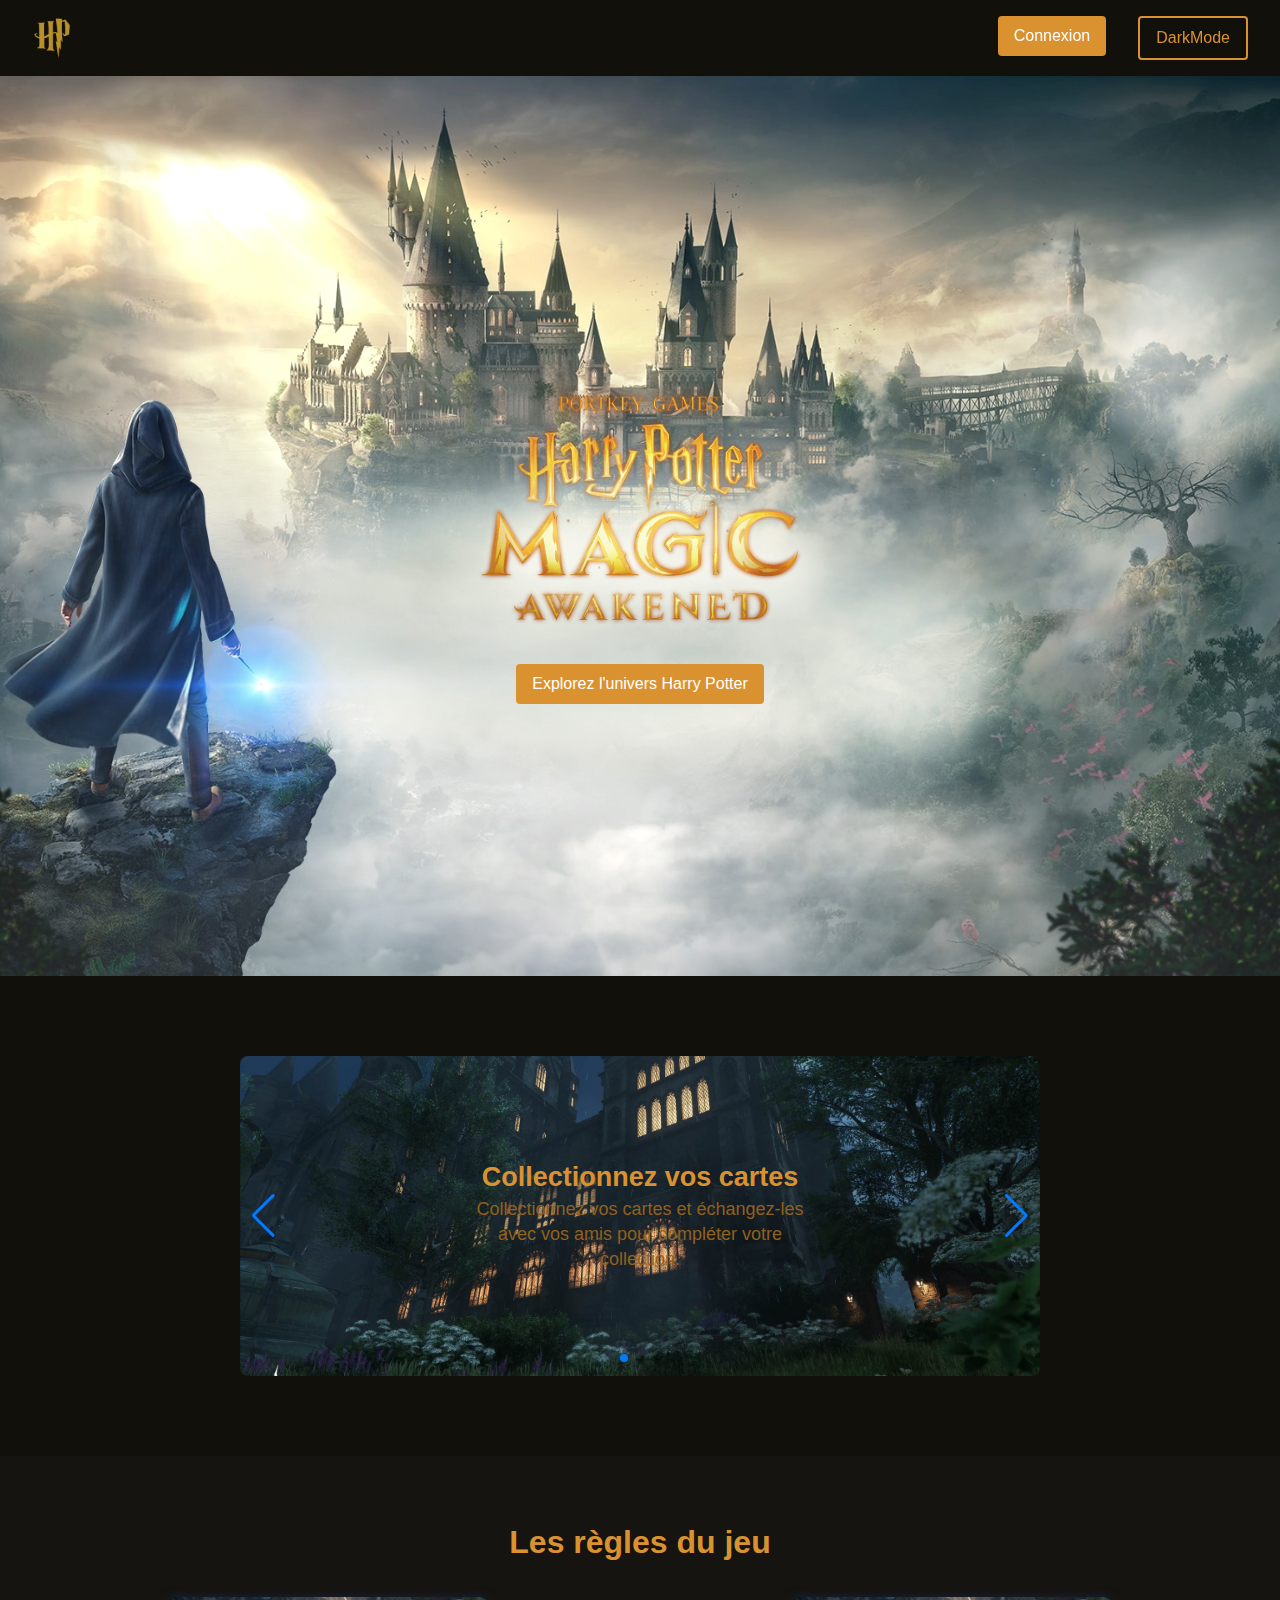
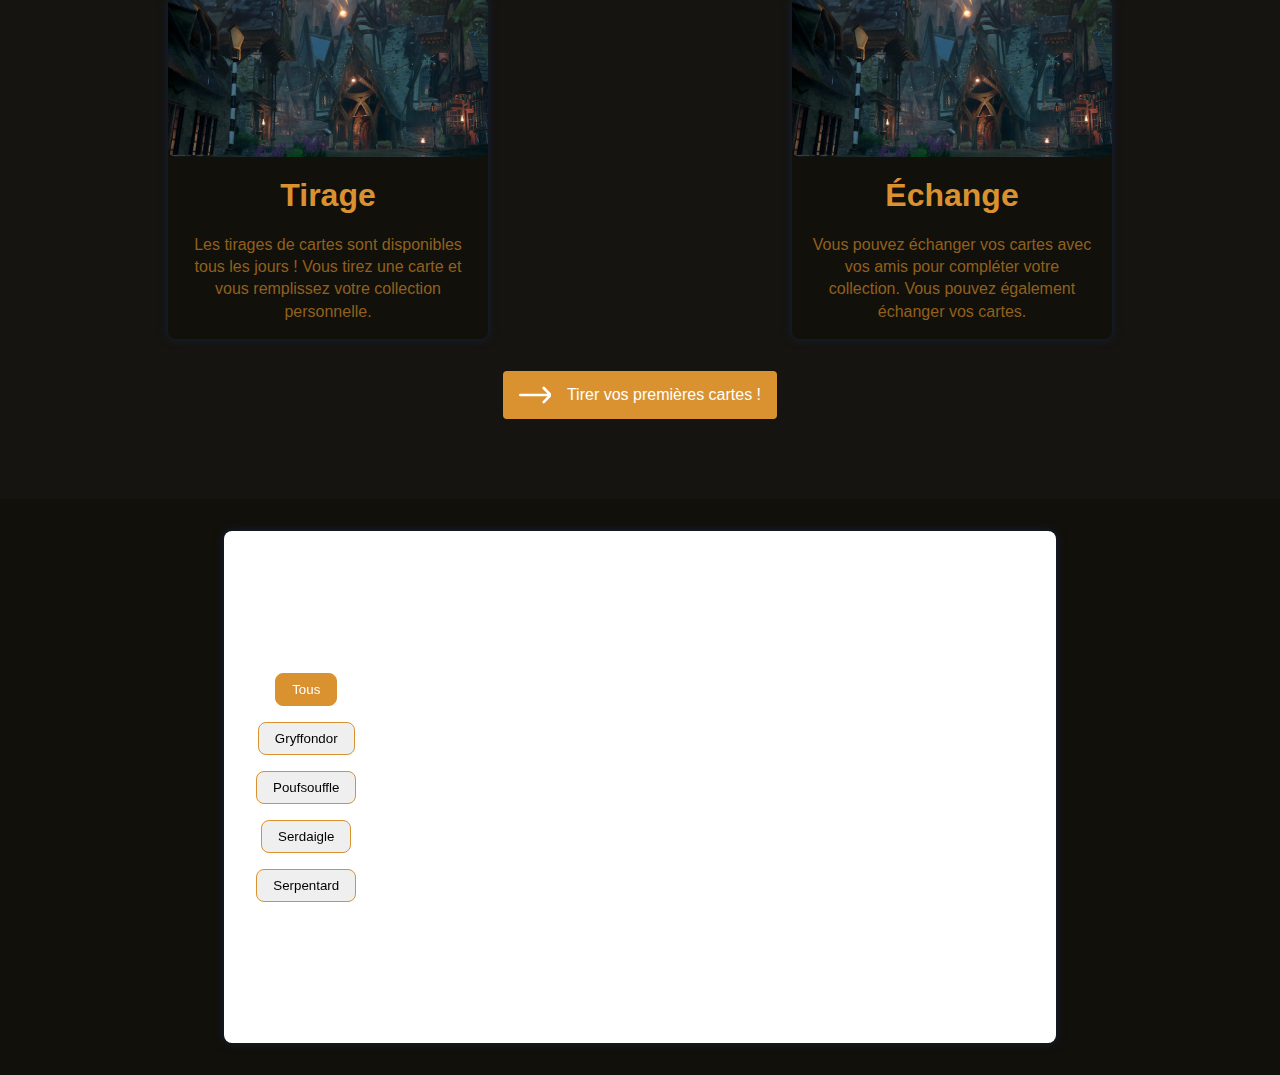
<file: PROJET D'AXE /index.html>
<!DOCTYPE html>
<html lang="fr">
  <head>
    <meta charset="utf-8" />
    <meta name="viewport" content="width=device-width, initial-scale=1" />
    <title>Harry Potter</title>
    <link rel="stylesheet" href="css/style.css" />
    <link rel="stylesheet" href="css/layout.css" />
    <link rel="stylesheet" href="css/hero.css" />
    <link rel="stylesheet" href="css/rules.css" />
    <link rel="stylesheet" href="css/announcement.css" />
    <link
      rel="stylesheet"
      href="css/gallery.css"
      <meta
      name="description"
      content=""
    />

    <link
      rel="stylesheet"
      href="https://cdn.jsdelivr.net/npm/swiper@11/swiper-bundle.min.css"
    />
  </head>

  <body>

    <header>
      <nav>
        <div class="logo_container">
          <img class="logo" src="img/logo.png" alt="logo Harry Potter" />
        </div>
        <ul>
          <li>
            <a href="signin.html">
              <div class="button-primary">Connexion</div>
            </a>
          </li>
          <li><div class="button-secondary dark_mode_button">DarkMode</div></li>
        </ul>
        <div class="menu_icon" id="menuIcon">&#9776;</div>
        <div class="overlay" id="overlay">
          <div class="close_icon" id="closeIcon">&times;</div>
          <ul class="overlay_content">
            <li><a href="index.html">Accueil</a></li>
            <li><a href="signin.html">Connexion</a></li>
            <li>
              <div class="button-secondary dark_mode_button">DarkMode</div>
            </li>
          </ul>
        </div>
      </nav>
    </header>

    <main>
      <section id="hero"> 
        <div class="hero_background">
          <video class="hero_background_content" autoplay muted loop>
            <source src="img/hero.mp4" type="video/mp4" />
          </video>
        </div>

        <div class="hero_title_container">
          <img class="hero_title" src="img/logo2.png" alt="Harry Potter" />
          <a href="#">
            <div class="button-primary">Explorez l'univers Harry Potter</div>
          </a>
        </div>
      </section>
      <section id="announcement">
        <div class="swiper mySwiper">
          <div class="swiper-wrapper">
            <div class="swiper-slide">
              <div class="swiper-slide-content">
                <h2>Collectionnez vos cartes</h2>
                <p>
                  Collectionnez vos cartes et échangez-les avec vos amis pour
                  compléter votre collection.
                </p>
              </div>
              <img src="img/SL_WB_RainyHW_Wallpaper_03-2_AS1.jpg" alt="">
            </div>
            <div class="swiper-slide">
              <div class="swiper-slide-content">
                <h2>Jouez avec vos amis</h2>
                <p>
                  Jouez avec vos amis et gagnez des points pour obtenir des
                  récompenses.
                </p>
              </div>
              <img src="img/SL_WB_RainyHW_Wallpaper_04-2_AS1.jpg" alt="">
            </div>
            <div class="swiper-slide">
              <div class="swiper-slide-content">
                <h2>Obtenez des cartes légendaires</h2>
                <p>
                  Obtenez des cartes légendaires et devenez le meilleur joueur de
                  l'univers Harry Potter.
                </p>
              </div>
              <img src="img/SL_WB_RainyHW_Wallpaper_05-2_AS1.jpg" alt="">
            </div>
          </div>
          <div class="swiper-button-next"></div>
          <div class="swiper-button-prev"></div>
          <div class="swiper-pagination"></div>
        </div>
      </section>
      <section id="rules">
        <div class="rules_container">
          <div class="rules_panel">
            <h2>Les règles du jeu</h2>
            <div class="rules_grid_content">
              <div class="rules_content">
                <div class="rules_content_image_container">
                  <img
                    class="rules_content_image"
                    src="img/SL_WB_RainyHW_Wallpaper_05-2_AS1.png"
                    alt=""
                  />
                </div>
                <div class="rules_content_description">
                  <h2>Tirage</h2>
                  <p>
                    Les tirages de cartes sont disponibles tous les jours ! Vous
                    tirez une carte et vous remplissez votre collection
                    personnelle.
                  </p>
                </div>
              </div>
              <div class="rules_content">
                <div class="rules_content_image_container">
                  <img
                    class="rules_content_image"
                    src="img/SL_WB_RainyHW_Wallpaper_05-2_AS1.png"
                    alt=""
                  />
                </div>
                <div class="rules_content_description">
                  <h2>Échange</h2>
                  <p>
                    Vous pouvez échanger vos cartes avec vos amis pour compléter
                    votre collection. Vous pouvez également échanger vos cartes.
                  </p>
                </div>
              </div>
            </div>
          </div>
          <a href="signin.html">
            <div class="button-primary rules_button">
              <svg
                xmlns="http://www.w3.org/2000/svg"
                id="Outline"
                viewBox="0 0 24 24"
              >
                <path
                  d="M23.12,9.91,19.25,6a1,1,0,0,0-1.42,0h0a1,1,0,0,0,0,1.41L21.39,11H1a1,1,0,0,0-1,1H0a1,1,0,0,0,1,1H21.45l-3.62,3.61a1,1,0,0,0,0,1.42h0a1,1,0,0,0,1.42,0l3.87-3.88A3,3,0,0,0,23.12,9.91Z"
                />
              </svg>
              Tirer vos premières cartes !
            </div>
          </a>
        </div>
      </section>
      <section id="cards">
        <div class="cards_container">
          <div class="cards_container_filter">
            <div class="filter-button" id="filterType">
              <button data-house="Tous" class="select" id="BtnAll">Tous</button>
              <button data-house="Gryffindor" id="BtnGryff">Gryffondor</button>
              <button data-house="Hufflepuff" id="BtnPouff">
                Poufsouffle
              </button>
              <button data-house="Ravenclaw" id="BtnSerdaigle">Serdaigle</button>
              <button data-house="Slytherin" id="BtnSerpen">Serpentard</button>
            </div>
          </div>
          <div class="cards_container_gallery">
            
            </div>
          </div>
        </div>
      </section>
    </main>
    <footer></footer>
    <script src="api/getCards.js"></script>
    <script src="https://cdn.jsdelivr.net/npm/swiper@11/swiper-bundle.min.js"></script>
    <script src="js/app.js"></script>
  </body>
</html>
</file>
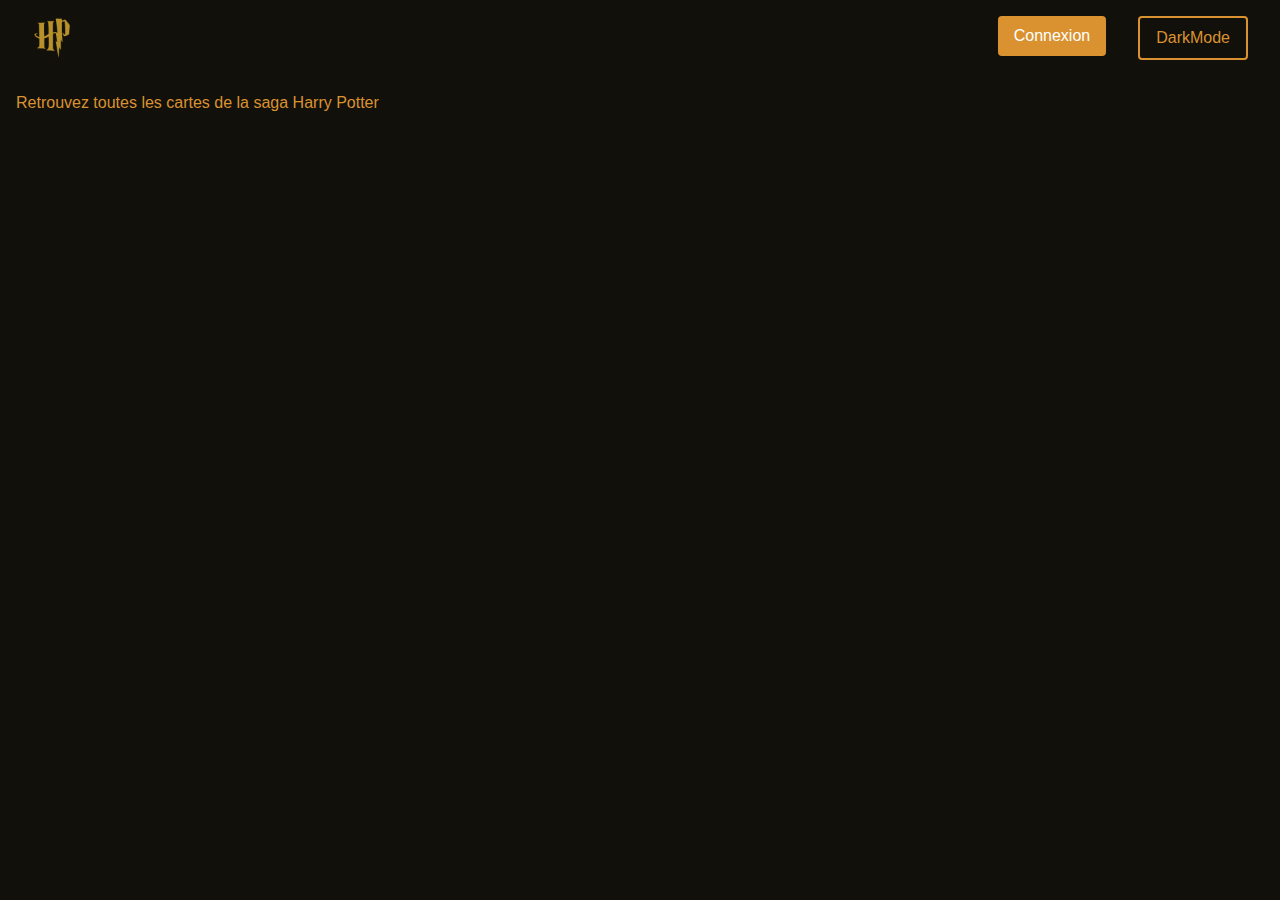
<file: PROJET D'AXE /cardinfo.html>
<!DOCTYPE html>
<html lang="fr">
  <head>
    <meta charset="utf-8" />
    <meta name="viewport" content="width=device-width, initial-scale=1" />
    <title>Harry Potter</title>
    <link rel="stylesheet" href="css/style.css" />
    <link rel="stylesheet" href="css/layout.css" />
    <link rel="stylesheet" href="css/cardinfo.css" />
  </head>

  <body>
    <header>
      <nav>
        <a href="index.html">
          <div class="logo_container">
            <img class="logo" src="img/logo.png" alt="logo Harry Potter" />
          </div>
        </a>
        <ul>
          <li>
            <a href="signin.html">
              <div class="button-primary">Connexion</div>
            </a>
          </li>
          <li><div class="button-secondary dark_mode_button">DarkMode</div></li>
        </ul>
        <div class="menu_icon" id="menuIcon">&#9776;</div>
        <div class="overlay" id="overlay">
          <div class="close_icon" id="closeIcon">&times;</div>
          <ul class="overlay_content">
            <li><a href="index.html">Accueil</a></li>
            <li><a href="signin.html">Connexion</a></li>
            <li>
              <div class="button-secondary dark_mode_button">DarkMode</div>
            </li>
          </ul>
        </div>
      </nav>
    </header>

    <main> 
      <section id="hero"> <!-- Hero -->
        <div class="hero_container"> 
          <div class="hero_content">
  
            <p>Retrouvez toutes les cartes de la saga Harry Potter</p>
          </div>
          <div class="card_container"></div>
        </div>
      </section>
    </main>
    <footer></footer>
    <script src="api/getCardInfo.js"></script>
    <script src="js/app.js"></script>
  </body>
</html>
</file>
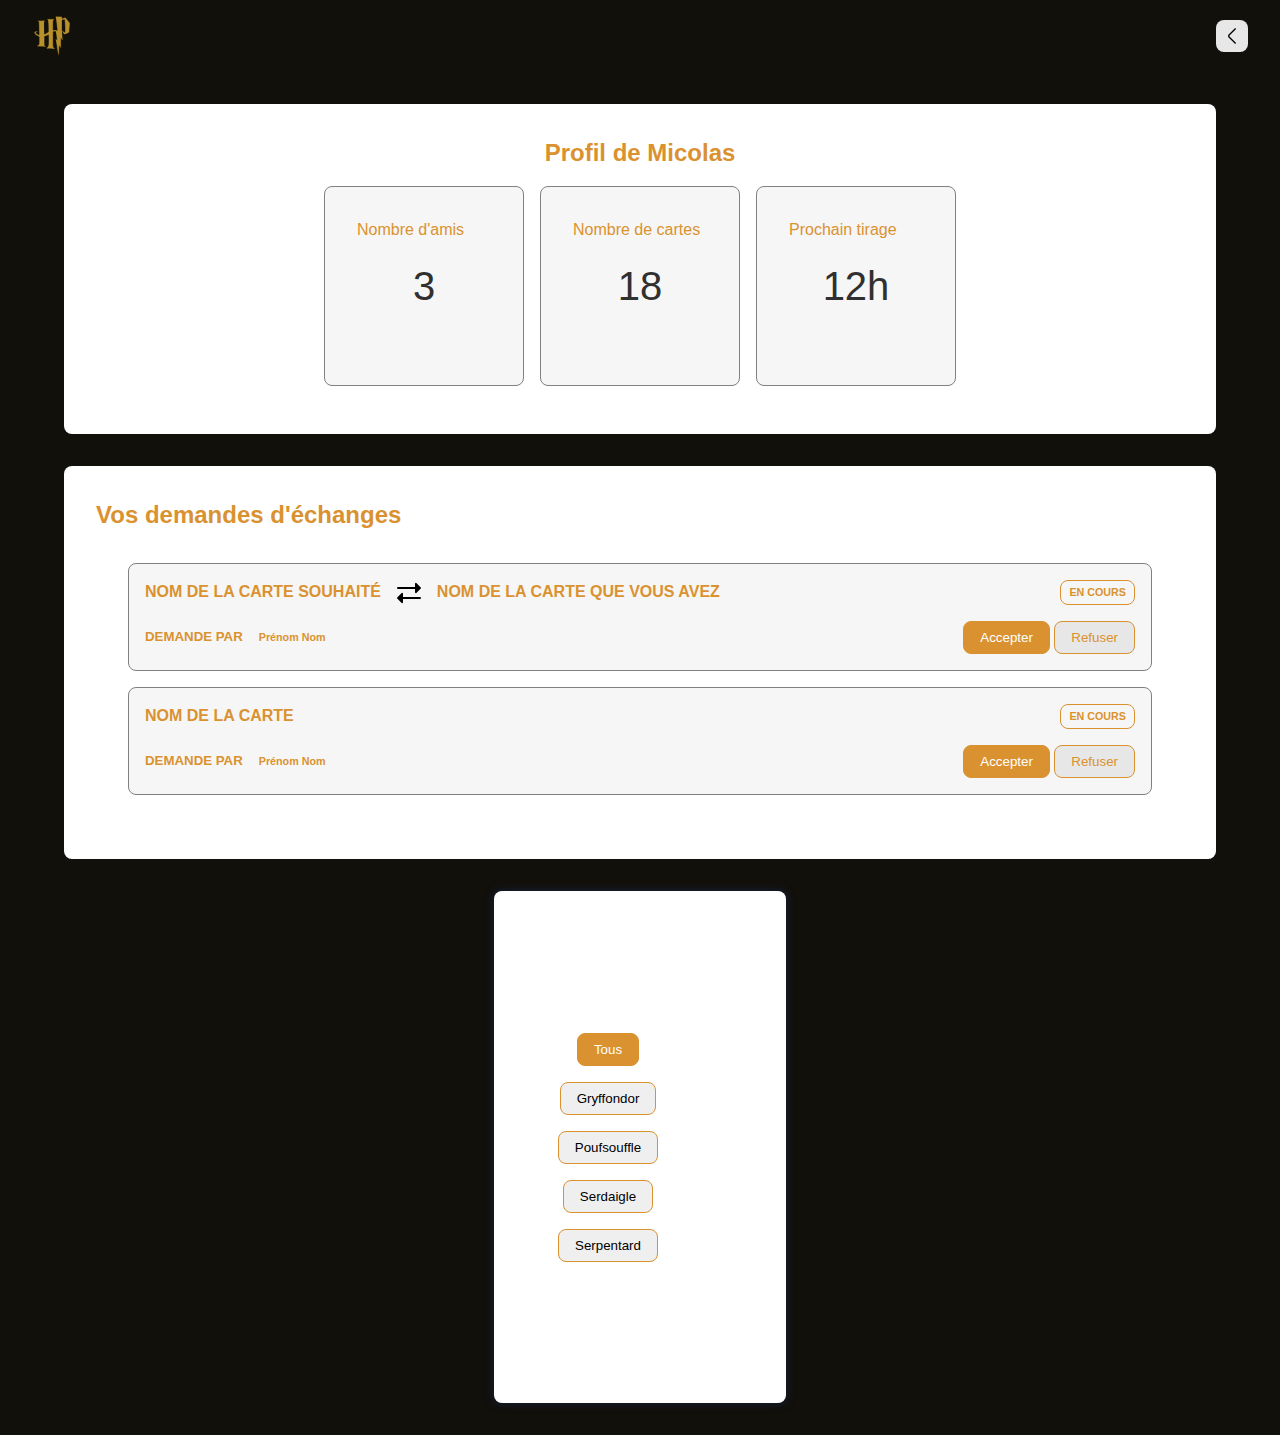
<file: PROJET D'AXE /dashboard.html>
<!DOCTYPE html>
<html lang="en">
  <head>
    <meta charset="UTF-8" />
    <title>Dashboard</title>
    <link rel="stylesheet" href="css/style.css" />
    <link rel="stylesheet" href="css/layout.css" />
    <link rel="stylesheet" href="css/hero.css" />
    <link rel="stylesheet" href="css/dashboard.css" />
    <link rel="stylesheet" href="css/gallery.css" />
    <link rel="stylesheet" href="css/friends.css" />
  </head>
  
  <body id="dashboard">
    <header id="header_dashboard">
      <nav>
        <a href="index.html">
          <div class="logo_container">
            <img class="logo" src="img/logo.png" alt="logo Harry Potter" />
          </div>
        </a>

        <div class="nav_container">
          <div class="nav_container_btn" id="btn_open">
            <svg
              xmlns="http://www.w3.org/2000/svg"
              id="Layer_1"
              data-name="Layer 1"
              viewBox="0 0 24 24"
            >
              <path
                d="M16.752,23.994,6.879,14.121a3,3,0,0,1,0-4.242L16.746.012,18.16,1.426,8.293,11.293a1,1,0,0,0,0,1.414l9.873,9.873Z"
              />
            </svg>
          </div>

          <div class="nav_content openTab" id="nav_content">
            <div class="nav_container_btn" id="btn_close">
              <svg
                xmlns="http://www.w3.org/2000/svg"
                id="Layer_1"
                data-name="Layer 1"
                viewBox="0 0 24 24"
              >
                <path
                  d="M7.412,24,6,22.588l9.881-9.881a1,1,0,0,0,0-1.414L6.017,1.431,7.431.017l9.862,9.862a3,3,0,0,1,0,4.242Z"
                />
              </svg>
            </div>

            <div class="sideBar_container">
              <div class="sideBar_title">
                <h1>Dashboard</h1>
              </div>
              <div class="sideBar_content">
                <ul class="sideBar_btn">


                  <li>
                    <a href="signin.html">
                      <div class="button_sideBar">Connexion</div>
                    </a>
                  </li>

                  <li>
                    <a href="index.html">
                      <div class="button_sideBar">Accueil</div>
                    </a>
                  </li>

                  <li>
                    <a href="friends.html">
                      <div class="button_sideBar">Amis</div>
                    </a>
                  </li>

                </ul>
              </div>
            </div>
          </div>
        </div>
      </nav>
    </header>

    <main>

      <section id="dashboard">

        <div class="dashboard_container">
          <div class="dashboard_content profile_container">
            <div class="profile_content">
              <div class="profile_username">
                <h2>Profil de Micolas</h2>
              </div>

              <div class="profile_card_container">

                  <div class="profile_card">
                    <p class="profile_card_title">Nombre d'amis</p>
                    <div class="profil_card_content">
                        3
                    </div>
                  </div>

                  <div class="profile_card">
                    <p class="profile_card_title">Nombre de cartes</p>
                    <div class="profil_card_content">
                        18
                    </div>
                  </div>

                  <div class="profile_card">
                      <p class="profile_card_title">Prochain tirage</p>
                      <div class="profil_card_content">
                      12h
                      </div>
                  </div>

                </div>
            </div>
          </div>

          <!-- Demande d'échange de cartes-->
          <div class="dashboard_content exchange_container"> 
            <div class="dashboard_content_title">
              <h2>Vos demandes d'échanges</h2>
            </div>

            <div class="dashboard_container_requests"> 
              <!-- UNE Demande d'échange de cartes-->
              <div class="dashboard_content_request">
                <div class="dashboard_content_request_infos">
                  <div class="dashbord_content_request_exchange_card">
                    <h4>NOM DE LA CARTE SOUHAITÉ</h4>
                    <svg xmlns="http://www.w3.org/2000/svg" id="arrow-circle-down" viewBox="0 0 24 24"><path d="M0,7A1,1,0,0,1,1,6H18V2.639a.792.792,0,0,1,1.35-.552l4.418,4.361a.773.773,0,0,1,0,1.1L19.35,11.913A.792.792,0,0,1,18,11.361V8H1A1,1,0,0,1,0,7Zm23,9H6V12.639a.792.792,0,0,0-1.35-.552L.232,16.448a.773.773,0,0,0,0,1.1L4.65,21.913A.792.792,0,0,0,6,21.361V18H23a1,1,0,0,0,0-2Z"/></svg>

                    <h4>NOM DE LA CARTE QUE VOUS AVEZ</h4>

                  </div>
                  <div class="dashboard_content_request_status">
                    <h6>EN COURS</h6>
                  </div>
                </div>
                <div class="dashboard_content_request_by">
                  <div class="dashboard_content_request_infos_by">
                    <h5>DEMANDE PAR</h5>
                    <h6>Prénom Nom</h6>
                  </div>
                  <div>
                    <button class="card_button_readmore acceptButton">Accepter</button>
                    <button class="card_button_readmore deleteButton">Refuser</button>
                  </div>
                </div>
              </div>

               <!-- UNE Demande d'échange de cartes-->
              <div class="dashboard_content_request">
                <div class="dashboard_content_request_infos">
                  <h4>NOM DE LA CARTE</h4>
                  <div class="dashboard_content_request_status">
                    <h6>EN COURS</h6>
                  </div>
                </div>
                <div class="dashboard_content_request_by">
                  <div class="dashboard_content_request_infos_by">
                    <h5>DEMANDE PAR</h5>
                    <h6>Prénom Nom</h6>
                  </div>
                  <div>
                    <button class="card_button_readmore acceptButton">Accepter</button>
                    <button class="card_button_readmore deleteButton">Refuser</button>
                  </div>
                </div>
              </div>
            </div>
          </div>
          <div class="dashboard_content cards_container"> 

            <!-- Système de filtres de cartes-->

            <div class="cards_container_filter"> 
              <div class="filter-button" id="filterType">
                <button data-house="Tous" class="select" id="BtnAll">Tous</button>
                <button data-house="Gryffindor" id="BtnGryff">Gryffondor</button>
                <button data-house="Hufflepuff" id="BtnPouff">
                  Poufsouffle
                </button>
                <button data-house="Ravenclaw" id="BtnSerdaigle">Serdaigle</button>
                <button data-house="Slytherin" id="BtnSerpen">Serpentard</button>
              </div>
            </div>

            <!-- Système de filtres de cartes-->
            <div class="cards_container_gallery">
            
            </div>
          </div>

      </section>

    </main>

    <script src="api/getProfile.js"></script>
    <script src="js/app.js"></script>

  </body>
</html>
</file>
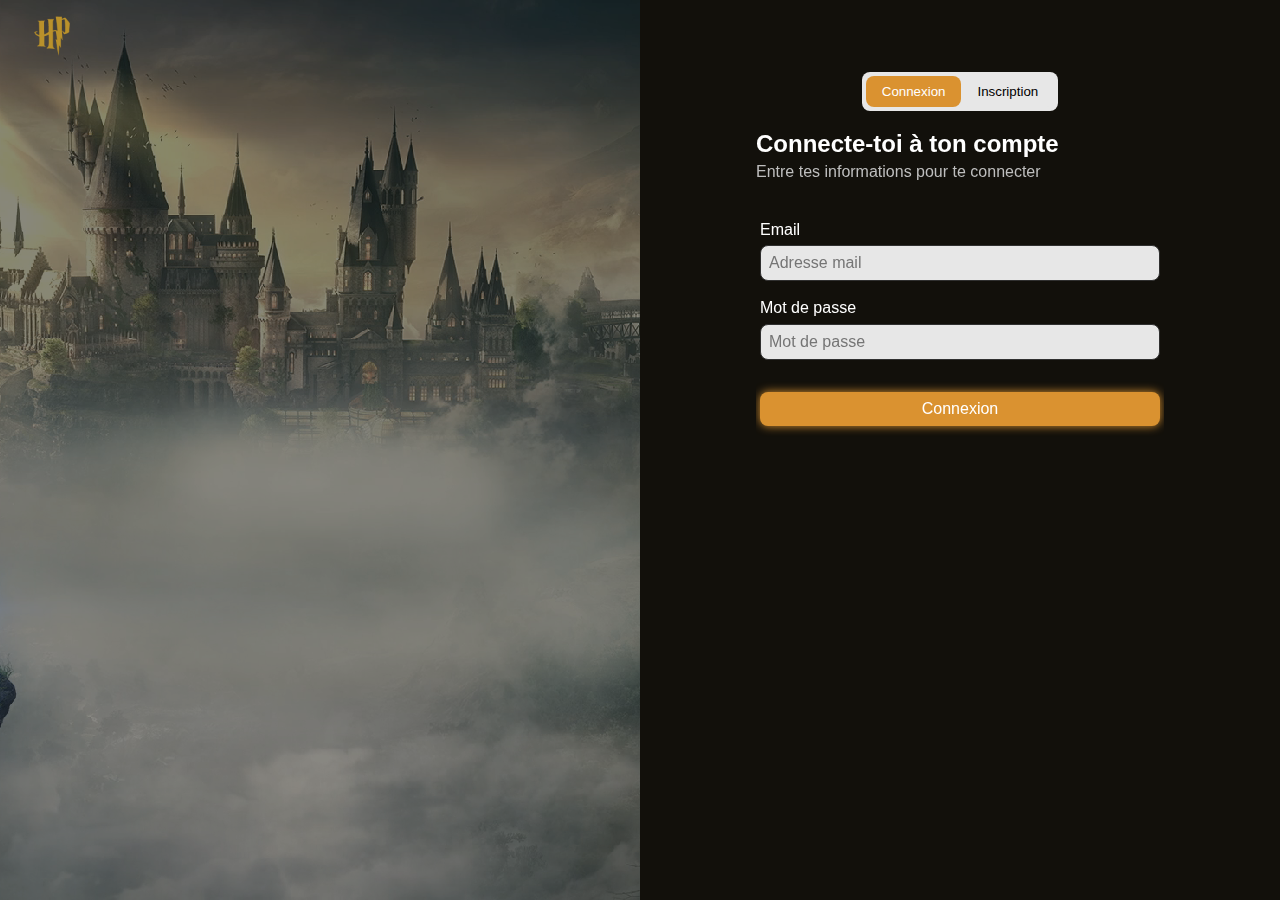
<file: PROJET D'AXE /signin.html>
<!DOCTYPE html>
<html lang="fr">
  <head>
    <meta charset="UTF-8" />
    <title>Connexion</title>
    <link rel="stylesheet" href="css/style.css" />
    <link rel="stylesheet" href="css/layout.css" />
    <link rel="stylesheet" href="css/signin.css" />
  </head>
  <body>
    <header class="logo_signin">
      <nav>
        <a href="index.html">
          <div class="logo_container">
            <img class="logo" src="img/logo.png" alt="logo Harry Potter" />
          </div>
        </a>
      </nav>
    </header>

    <section id="account">
      <div class="account_container">
        <div class="account_content background" id="background">
          <div class="account_background">
            <video class="account_background_content" autoplay muted loop>
              <source src="img/hero.mp4" type="video/mp4" />
            </video>
          </div>
        </div>
        <div class="account_content">
          <div class="account_tab">
            <button class="account_tab_button active" data-tab="signin">
              Connexion
            </button>
            <button class="account_tab_button" data-tab="signup">
              Inscription
            </button>
          </div>
          <div id="signin" class="tab_content active">
            <h1 class="tab_content_title">Connecte-toi à ton compte</h1>
            <p class="tab_content_subtitle">
              Entre tes informations pour te connecter
            </p>
            <form
              class="account_content_form"
              id="login_form"
            >
              <div class="account_content_form_content">
                <label for="email_login">Email</label>
                <input
                  type="email"
                  id="email_login"
                  name="email_login"
                  required
                  placeholder="Adresse mail"
                />
              </div>
              <div class="account_content_form_content">
                <label for="password_login">Mot de passe</label>
                <input
                  type="password"
                  id="password_login"
                  name="password_login"
                  required
                  placeholder="Mot de passe"
                />
              </div>
              <div class="error_form">
                <ul id="error_list"></ul>
              </div>
              <div class="account_content_form_content">
              <a href="dashboard.html">
                <input type="submit" value="Connexion" />
              </a>
              </div>
            </form>
          </div>
          <div id="signup" class="tab_content">
            <h1 class="tab_content_title">Inscris toi</h1>
            <p class="tab_content_subtitle">Complète tes informations</p>
            <form
              class="account_content_form"
              action="/signup"
              method="post"
              id="signup_form"
            >
              <div class="account_content_form_content">
                <label for="email_signup">Email</label>
                <input
                  type="email"
                  id="email_signup"
                  name="email_signup"
                  required
                  placeholder="Adresse mail"
                />
              </div>
              <div class="account_content_form_content">
                <label for="username_signup">Nom d'utilisateur</label>
                <input
                  type="text"
                  id="username_signup"
                  name="username_signup"
                  required
                  placeholder="Nom d'utilisateur"
                />
              </div>
              <div class="account_content_form_content">
                <label for="password_signup">Mot de passe</label>
                <input
                  type="password"
                  id="password_signup"
                  name="password_signup"
                  required
                  placeholder="Mot de passe"
                />
              </div>
              <div class="account_content_form_content">
                <label for="confirmPassword">Mot de passe</label>
                <input
                  type="password"
                  id="confirmPassword"
                  name="password_signup_confirm"
                  required
                  placeholder="Mot de passe de confirmation"
                />
              </div>
              <div class="account_content_form_content">
                <label for="countries">Choisi ton pays</label>
                <select id="countries" required>
                  <option value="">--Votre pays--</option>
                  <option>United States</option>
                  <option>Canada</option>
                  <option>France</option>
                  <option>Germany</option>
                </select>
              </div>
              <div class="account_content_form_content">
                <div class="input_terms">
                  <input id="terms" type="checkbox" value="" required />
                  <label for="terms"
                    >J'accepte
                    <a href="#" class=""
                      >les termes et les conditions d'utilisations</a
                    ></label
                  >
                </div>
                <div class="error_form">
                  <ul id="error_list"></ul>
                </div>

                <p class="success_form">Le formulaire est correct.</p>
                <div class="account_content_form_content">
                  <input type="submit" value="Inscription" />
                </div>
              </div>
            </form>
          </div>
        </div>
      </div>
    </section>
    <script defer src="js/app.js"></script>
  </body>
</html>
</file>
<file: PROJET D'AXE /css/style.css>
@import url("global.css");
* {
  box-sizing: border-box;
  padding: 0;
  margin: 0;
}

html {
  color: #222;
  font-size: 1em;
  line-height: 1.4;
  font-family: "Apfel Grotezk", sans-serif;
  font-weight: 400;

}
body {
  background-color: var(--background-color);
  color: var(--color-primary);
}


a {
  text-decoration: none;

}


::-moz-selection {
  background: #b3d4fc;
  text-shadow: none;
}

::selection {
  background: #b3d4fc;
  text-shadow: none;
}

hr {
  display: block;
  height: 1px;
  border: 0;
  border-top: 1px solid #ccc;
  margin: 1em 0;
  padding: 0;
}

audio,
canvas,
iframe,
img,
svg,
video {
  vertical-align: middle;
}

fieldset {
  border: 0;
  margin: 0;
  padding: 0;
}

textarea {
  resize: vertical;
}

.hidden,
[hidden] {
  display: none !important;
}
.visually-hidden {
  border: 0;
  clip: rect(0, 0, 0, 0);
  height: 1px;
  margin: -1px;
  overflow: hidden;
  padding: 0;
  position: absolute;
  white-space: nowrap;
  width: 1px;
}

.visually-hidden.focusable:active,
.visually-hidden.focusable:focus {
  clip: auto;
  height: auto;
  margin: 0;
  overflow: visible;
  position: static;
  white-space: inherit;
  width: auto;
}

.invisible {
  visibility: hidden;
}

.clearfix::before,
.clearfix::after {
  content: "";
  display: table;
}

.clearfix::after {
  clear: both;
}
</file>
<file: PROJET D'AXE /css/layout.css>
@import url("global.css");

nav {
  display: flex;
  justify-content: space-between;
  padding: 1rem 2rem;
  align-items: center;
}

.logo {
  width: 2.5rem;
  height: 2.5rem;
}

nav ul {
  display: flex;
  list-style: none;
  gap: 2rem;
}

li a {
  font-size: 1rem;
  color: var(--color-secondary);
  transition: color 0.5s ease-in;
}

li a:hover {
  color: var(--color-secondary-hover);
  transition: color 0.3s ease-in;
}

.menu_icon {
  display: none;
  cursor: pointer;
  color: var(--color-secondary);
  font-size: 1.5rem;;
}

.overlay {
  display: none;
  position: fixed;
  top: 0;
  left: 0;
  background-color: rgba(34, 34, 34, 0.55);
  width: 100%;
  height: 100%;
  z-index: 100;
  justify-content: center;
  align-items: center;

}

.overlay.active {
  display: flex;
  flex-direction: column;;
}

.overlay_content {
  display: flex;
  flex-direction: column;
  gap: 2rem;
  width: 100%;
  justify-content: center;
  align-items: center;
}

.overlay ul {
  display: flex;
  flex-direction: column;
  gap: 2rem;
  width: fit-content;
}

.overlay li a {
  font-size: 1.5rem;
  color: var(--color-secondary);
  transition: color 0.5s ease-in;
}

.overlay li a:hover {
  color: var(--color-secondary-hover);
  transition: color 0.3s ease-in;
}

.close_icon {
  display: none;
  position: fixed;
  top: 1.5rem;
  right: 2.5rem;
  color: var(--color-secondary);
  font-size: 2rem;
  cursor: pointer;
}

@media (max-width: 1024px) {
  nav ul {
    display: none;
  }

  .menu_icon {
    display: block;
  }

  .close-icon {
    display: block;
  }
}
</file>
<file: PROJET D'AXE /css/hero.css>
#hero {
  height:100vh;
  position: relative;
}

.hero_background {
  z-index: -10;
  position: absolute;
  top: 0;
  left: 0;
  height: 100%;
  width: 100%;
}

video {
  height: 100%;
  width: 100%;
  object-fit: cover;
}

.hero_title_container {
  position: absolute;
  top: 50%;
  left: 50%;
  transform: translate(-50%, -50%);
  font-size: 2rem;
  text-align: center;
  font-family: 'Benne', serif;
  display: flex;
  flex-direction: column;
  justify-content: center;
  align-items: center;

}
.hero_title_rules {
  width: 50%;
}
.hero_title {
  width: 25rem;
  padding: 2rem;
}
.fade-out {
  background: linear-gradient(to top,rgba(14,6,4,1) 0%,rgba(14,6,4,.738) 19%,rgba(14,6,4,.541) 34%,rgba(14,6,4,.382) 47%,rgba(14,6,4,.278) 56.5%,rgba(14,6,4,.194) 65%,rgba(14,6,4,.126) 73%,rgba(14,6,4,.075) 80.2%,rgba(14,6,4,.042) 86.1%,rgba(14,6,4,.021) 91%,rgba(14,6,4,.008) 95.2%,rgba(14,6,4,.002) 98.2%,rgba(14,6,4,0) 100%);
  position: absolute;
  bottom: 0;
  left: 0;
  width: 100%;
  height: 20rem;
}


@media (max-width: 1024px) {
  #hero {
    height:100vh;
  }
  .hero_background {
    height: 100%;
    width: auto; 
  }
  video {
    height: 100%;
    object-fit: cover
  ;
  }
}
</file>
<file: PROJET D'AXE /css/rules.css>
#rules {
  position: relative;
  padding: 2rem 2rem 5rem 2rem;
  background-color: #161410;
}

.rules_container {

  justify-content: center; 
  align-items: center;

}

.rules_panel {

  color: var(--color-text-2);
  transition: all 0.3s ease-out;
  margin-top: 2rem;
  text-align: center;
}

.rules_panel h2 {
  font-size: 2rem;
  margin-bottom: 1rem;
  z-index: 10;
  color: var(--color-text);
}

.rules_grid_content {
  display: grid;
  grid-template-columns: repeat(2, 1fr);
  grid-template-rows: repeat(1, 1fr);
  grid-column-gap: 2rem;
  grid-row-gap: 2rem;
  justify-content: center;
  align-items: center;
  margin-top: 2rem;
}

.rules_content {
  background: var(--background-color);
  max-width: 20rem;
  border-radius: 0.5rem;
  color: var(--color-text);
  margin: auto;
  box-shadow: #14213D 0px 0px 10px;
  transition: transform 0.3s ease-out, box-shadow 0.3s ease-out;
}
.rules_content.dark-mode {
  background: var(--background-color-dark);
  color: var(--color-text-3);
}
.rules_content:hover {
  transform: scale(1.05);
  transition: all 0.3s ease-out;
  box-shadow: #14213D 0px 0px 20px;
  cursor: pointer;

}

.rules_content_image_container {
  position: relative;
  width: 100%;
  height: 10rem;
  overflow: hidden;
  border-radius: 0.5rem;
}

.rules_content_image {
  width: 100%;
  height: 100%;
  object-fit: cover;
  border-radius: 0.5rem;
  position: absolute;
  top: 0;
  left: 0;
  transition: transform 0.3s ease-out;
}

.rules_content:hover .rules_content_image {
  transform: scale(1.1);
}

.rules_content_description p {
  color: var(--color-text-hover);
  transition: color 0.3s ease-out;
}

.rules_content:hover .rules_content_description p {
  color: var(--color-text);
  transition: all 0.3s ease-out;
}

.rules_content_description {
  padding: 1rem;
  text-align: center;
}

.rules_button {
  margin-top: 2rem;
}

.rules_button svg{
  height: 2rem;
  width: 2rem;
  fill: var(--color-text-3);
  transition: all 0.3s ease-out;
}

.button-primary:hover svg {
  fill: var(--color-text-3-hover);
  transition: all 0.3s ease-out;
  transform: translateX(0.5rem);
}

.button-primary.rules_button {
  margin-top: 2rem; 
  gap: 1rem;

}
.fade-in {
  background: linear-gradient(to bottom, rgba(14, 6, 4, 1) 0%, rgba(14, 6, 4, .738) 19%, rgba(14, 6, 4, .541) 34%, rgba(14, 6, 4, .382) 47%, rgba(14, 6, 4, .278) 56.5%, rgba(14, 6, 4, .194) 65%, rgba(14, 6, 4, .126) 73%, rgba(14, 6, 4, .075) 80.2%, rgba(14, 6, 4, .042) 86.1%, rgba(14, 6, 4, .021) 91%, rgba(14, 6, 4, .008) 95.2%, rgba(14, 6, 4, .002) 98.2%, rgba(14, 6, 4, 0) 100%);
  position: absolute;
  top: 0;
  width: 100%;
  height: 15rem;
}
@media (max-width: 1024px) {
  .rules_grid_content {
    grid-template-columns: repeat(1, 1fr);
    grid-template-rows: repeat(2, 1fr);
  }
}
</file>
<file: PROJET D'AXE /css/gallery.css>
@import url("global.css");

#cards {
    padding: 2rem 5rem
}

.cards_container {
    max-width: 52rem;
    height: 32rem;
    border-radius: 0.5rem;
    background-color: var(--background-color-dark);
    box-shadow: #14213D 0px 0px 10px;
    margin: auto;
    display: flex;
}


.cards_container_filter {
    display: flex;
    align-items: center;
}
.filter-button {
    display: flex;
    flex-direction: column;
    align-items: center;
    justify-content: center;
}

.card {
    border : 1px solid var(--color-primary);
    border-radius: 0.5rem;
    padding: 0.5rem;
} 
.card_image_container {
    width: 200px;
    height: 300px;
    object-fit: cover;
    overflow: hidden;
    display: flex;
    justify-content: center;
    align-items: center;
}

.card_image {
    width:100%;
}

.cards_container_gallery {
    display: flex;
    flex-wrap: wrap;
    gap : 2rem;
    padding : 2rem; 
    overflow : hidden ; 
    scroll-behavior: smooth;
    overflow-y: scroll;
    justify-content: center;
    align-items: center;
    width: 100%;
}

.card_buttons {
    width: auto;
    display: flex;
    justify-content: center;
    align-items: center;
}

.card_button_readmore {
    padding: 0.5rem 1rem;
    border: 1px solid var(--color-primary);
    border-radius: 0.5rem;
}

.cards_container_filter {
    padding: 2rem;
}

.filter-button {
    gap: 1rem;
}

.filter-button button {
    padding: 0.5rem 1rem;
    border: 1px solid var(--color-primary);
    border-radius: 0.5rem;
}

.filter-button button.select {
    background-color: var(--color-primary);
    color: var(--color-text-3);
}

@media (max-width: 1024px) {
    .cards_container {
        flex-direction: column;
        height: 42rem;
    }
    .filter-button {
        flex-direction: row;
        flex-wrap: wrap;
    }
}
</file>
<file: PROJET D'AXE /css/cardinfo.css>
@import url("global.css");

.card_container {
    display: flex;
    padding: 1rem;
   
}

.container_cardinfo {
    display: flex;
    width: 100%;
    padding: 1rem;
}

.container_image {
    width: 50%;
    background-color: gray ; 
    height: 75vh;
    border-radius: 0.5rem;
}

.container_image img{

    height: 100%;
    width: 100%;
    object-fit: cover;
    
}

.container_info {
    flex: 1;
    padding: 1rem;
}

.content_info {
    display: flex;
    gap : 1rem;
    align-items: center;
    margin-bottom: 1rem;
}

.content_info_icon {
    padding: 0.5rem;
    border-radius: 0.5rem;
    display: flex;
    justify-content: center;
    align-items: center;
    border: 1px solid var(--color-text);
}

.content_info_name {
    font-size: 3.5rem;
    font-weight: 700;
    color: var(--color-text);
    width: 100%;
    text-align: center;
}

.container_display2 {
    display: flex;
    gap: 1rem;
    margin-bottom: 1rem;

}

.content_info_container {
    padding: 1rem 7.5rem;
}

.hero_content {
    padding: 1rem;
}
</file>
<file: PROJET D'AXE /css/dashboard.css>
@import url("global.css");

#dashboard {
  max-height: 200vh;
}

.nav_container {
  overflow: hidden;
}
.nav_container_btn {
  height: 2rem;
  width: 2rem;
  background-color: var(--color-secondary);
  padding: 0.5rem;
  display: flex;
  justify-content: center;
  align-items: center;
  border-radius: 0.5rem;
  cursor: pointer;
}
.nav_container svg {
  height: 100%;
  width: 100%;
}

.nav_content {
  display: none;
  position: absolute;
  top: 0;
  right: 0;
  width: 30%;
  height: 100%;
  background-color: var(--color-secondary);
  padding: 1rem;
  border-radius: 0.5rem 0 0 0.5rem;
  z-index: 100;
}

.openTab {
  animation: openTab 0.5s;
}

.closeTab {
  animation: closeTab 0.5s;
}

.sideBar_container {
  padding: 1rem;
}
.sideBar_title {
  text-align: center;
}
.sideBar_content {
  margin-top: 20rem;
}
.sideBar_content .sideBar_btn {
  display: flex;
  flex-direction: column;
}

.button_sideBar {
  padding: 1rem;
  cursor: pointer;
  text-align: center;
  color: var(--color-text-2);
  font-weight: 200;
  border-top: gray 1px solid;
  transition: ease-in-out 0.5s;
}

.button_sideBar:hover {
  background-color: rgba(0, 0, 0, 0.11);
  transition: ease-in-out 0.5s;
}

.dashboard_container {
  display: grid;
  grid-template-columns: repeat(5, 1fr);
  grid-template-rows: repeat(5, 1fr);
  height: 90vh;
  gap: 2rem;
  padding: 2rem;
  overflow: hidden;
}

.dashboard_content {
  background-color: white;
  border-radius: 0.5rem;
  padding: 2rem !important;
  overflow: hidden;
  height: 100%;
}
.profile_content{
  display: flex;
  flex-direction: column;
  justify-content: center
  ;
  align-items: center;
}
.profile_container {
  grid-area: 1 / 1 / 4 / 4;
  display: flex;
  flex-direction: column;
  justify-content: center;
}
.exchange_container {
  grid-area: 4 / 1 / 6 / 4;
}
.cards_container {
  grid-area: 1 / 4 / 6 / 6;
}
.profile_card_container {
  display: flex;
  gap: 1rem;
  flex-wrap: wrap;
}

.profile_card {
  border-radius: 0.5rem;
  border: 1px solid gray;
  background-color: rgba(0, 0, 0, 0.035);
  height: 12.5rem;
  width: 12.5rem;
  padding: 2rem;
  position: relative;
}

.profile_card_container {
  display: flex;
  gap: 1rem;
  flex-wrap: wrap;
  padding: 1rem 0;
  margin: auto;
}

.profil_card_content {
  position: absolute;
  top: 0;
  left: 0;
  font-size: 2.5rem;
  color: var(--color-text-2);
  height: 100%;
  width: 100%;
  text-align: center;
  display: flex;
  justify-content: center;
  align-items: center;
}

.draw_button {
  display: flex;
  justify-content: center;
  align-items: center;
  padding: 1rem;
  background-color: var(--color-text-2);
  color: var(--color-text-3);
  border: none;
  border-radius: 0.5rem;
  cursor: pointer;
  transition: all 0.3s ease-out;
  font-size: 1rem;
  line-height: 1.5rem;
  font-family: "Apfel Grotezk", sans-serif;
  width: fit-content;
}

.disabled {
  background-color: gray;
  cursor: not-allowed;
}

@keyframes openTab {
  0% {
    opacity: 0;
    transform: translateX(100%);
  }
  100% {
    opacity: 1;
    transform: translateX(0%);
  }
}

@keyframes closeTab {
  0% {
    opacity: 1;
    transform: translateX(0%);
  }
  100% {
    opacity: 0;
    transform: translateX(100%);
  }
}

.cards_container_filter {
  display: flex;
  align-items: center;
  padding: 1rem 0;
  justify-content: center;
}
.filter-button {
  display: flex;
  flex-wrap: wrap;
  align-items: center;
  justify-content: center;
}

.card {
  border: 1px solid var(--color-primary);
  border-radius: 0.5rem;
  padding: 0.5rem;
  background-color: white;
}
.card_image {
  width: 12.5rem;
}


.cards_container_gallery {
  display: flex;
  flex-wrap: wrap;
  gap : 2rem;
  padding : 2rem; 
  overflow : hidden ; 
  scroll-behavior: smooth;
  overflow-y: scroll;
  justify-content: center;
  align-items: center;
  width: 100%;
  height: 100%;
}

.card_buttons {
  width: auto;
  display: flex;
  justify-content: center;
  align-items: center;
}

.card_button_readmore {
  padding: 0.5rem 1rem;
  border: 1px solid var(--color-primary);
  border-radius: 0.5rem;
}

.filter-button {
  gap: 1rem;
}

.filter-button button {
  padding: 0.5rem 1rem;
  border: 1px solid var(--color-primary);
  border-radius: 0.5rem;
}

.filter-button button.select {
  background-color: var(--color-primary);
  color: var(--color-text-3);
}
.dashboard_container_requests {
  display: flex;
  flex-direction: column;
  gap: 1rem;
  padding: 2rem;
  overflow: hidden;
  overflow-y: scroll;
  height: 90%;
}

.dashboard_content_request {
  display: flex;
  flex-direction: column;
 border: 1px solid var(--color-primary);
  border-radius: 0.5rem;
  gap: 1rem;
  width: 100%;
  padding: 1rem;
  border: 1px solid gray;
  background-color: rgba(0, 0, 0, 0.035);
}

.dashboard_content_request_infos {
  display: flex;
  justify-content: space-between;
  align-items: center;
}

.dashboard_content_request_status{
  padding: 0.25rem 0.5rem;
  border-radius: 0.5rem;
  border : 0.5px solid var(--color-primary);
}

.dashboard_content_request_by{
  display: flex;
  justify-content: space-between;
  align-items: center;
}

.dashbord_content_request_exchange_card
{
  display: flex;
  gap: 1rem;
  align-items: center;
}

.dashbord_content_request_exchange_card svg
{
  height: 1.5rem;
  width: 1.5rem;
}

.dashboard_content_request_infos_by{
  display: flex;
  gap: 1rem;
  align-items: center;
}

.card_button_readmore {
  padding: 0.5rem 1rem;
  border: 1px solid var(--color-primary);
  border-radius: 0.5rem;
  cursor: pointer;
}


@media (max-width: 1024px) {
  .cards_container {
    flex-direction: column;
    height: 42rem;
  }
  .filter-button {
    flex-direction: row;
    flex-wrap: wrap;
  }
}

@media (max-width: 1280px) {
  .dashboard_container{
    display: flex;
    flex-direction: column;
    height: fit-content;
    grid-template-columns: none;
    grid-template-rows: none;
  }
  .profile_card_container
  {
   justify-content: center;
  }
}
</file>
<file: PROJET D'AXE /css/friends.css>
@import url("global.css");

main {
  padding: 0rem 2rem;
}

.friends_container {
  display: flex;
  padding: 1rem;
  gap: 2rem;
}

.friends_request_container {
  width: 50%;
  min-height: 60vh;
  padding: 1rem;
  background-color: white;
  border-radius: 0.5rem;

}

.friends_add_accepted {
  flex: 1;
  display: flex;
  flex-direction: column;
  gap: 2rem;
}

.friends_add_container {
  min-height: 20rem;
  padding: 1rem;
  background-color: white;
  border-radius: 0.5rem;
  gap: 1rem;
}

.friends_accepted_container {
  min-height: 40vh;
  padding: 1rem;
  background-color: white;
  border-radius: 0.5rem;
  gap: 1rem;
  
}

.friend {
  display: flex;
  gap: 1rem;
  align-items: center;
  padding: 1rem;
  background-color: var(--color-secondary);
  border-radius: 0.5rem;
  justify-content: space-between;
  margin-bottom: 1rem;
  
}

.friends_accepted_content:last-child {
  margin-bottom: 0;
}

.friend_buttons {
  display: flex;
  gap: 1rem;
  align-items: center;
  
}

.card_button_readmore {
  padding: 0.5rem 1rem;
  border: 1px solid var(--color-primary);
  border-radius: 0.5rem;
  cursor: pointer;
}

.acceptButton {
  background-color: var(--color-primary);
  color: var(--color-text-3);
}

.deleteButton {
  background-color: var(--color-secondary);
  color: var(--color-text);
}

form {
  display: flex;
  gap: 1rem;
  align-items: center;
}

.input_text {
  padding: 0.5rem;
  border: 1px solid var(--color-primary);
  border-radius: 0.5rem;
  width: 100%;
}



@media (max-width: 1280px) {
  
  .friends_container {
    flex-direction: column;

  }
  .friends_request_container {
    width: 100%;
    min-height: 40vh;
  }
  .friends_add_container {
    min-height: 10rem;
  }
  .friends_accepted_container {
    min-height: 30vh;
  }

}
</file>
<file: PROJET D'AXE /css/signin.css>
@import url("global.css");

.logo_signin {
  position: absolute;
  top: 0;
  left: 0;
  z-index: 1000;

}

.account_container {
  display: flex;

}

.account_content {
  width: 50%;
  display: flex;
  flex-direction: column;
  align-items: center;
  overflow: hidden;
  padding: 2rem;
  height: 100vh;
  position: relative;
}

.account_tab {
  margin-top: 2.5rem;
}

.account_background {
  z-index: -10;
  position: absolute;
  top: 0;
  left: 0;
  width: 100%;
  height: 100%;
}

.account_background_content {
  width: 100%;
  height: 100%;
  object-fit: cover;
  opacity: 0.5;
}

.account_content_form_content {
  display: flex;
  flex-direction: column;
  justify-content: center;
  width: 100%;
}

.account_content_form {
  margin-bottom: 0.5rem;
  font-size: 1.25rem;
  color: var(--color-text-3);
  padding: 0.25rem;
  position: relative;
  overflow: hidden;
}

.account_content_form.dark-mode {
  color: var(--color-text-2);
}
.tab_content {
  display: none;
  padding: 1rem;
  border: none;
  animation: fadeEffect 1s;
}

.tab_content_title.dark-mode {
  color: var(--color-text-2);
}

.tab_content.active {
  display: block;
  animation: fadeIn 1s;
}

.account_content_form > * {
  margin-bottom: 1rem;
}

input[type=email], input[type=password], input[type=submit], input[type=text], select {
  background-color: var(--color-secondary);
  color: var(--color-text-2);
  border-radius: 0.5rem;
  padding: 0.5rem;
  border: 1px solid var(--color-text-2);
  font-size: 1rem;
  width: 25rem;
}

label {
  font-size: 1rem;
  color: var(--color-text-3);
  margin-bottom: 0.25rem;
}
label.dark-mode {
  color: var(--color-text-2);
}

input[type=submit] {
  background-color: var(--color-primary);
  color: var(--color-text-3);
  cursor: pointer;
  transition: all 0.3s ease-out;
  margin-top: 1rem;
  box-shadow: var(--color-primary) 0px 0px 10px;
  border: none;
}

input[type=submit]:hover {
  transform: scale(0.98);
}

.account_content h1 {
  font-size: 1.5rem;
  color: var(--color-text-3);
}

.tab_content_subtitle {
  font-size: 1rem;
  color: #bebebe;
  margin-bottom: 2rem;
}

.account_tab {
  display: flex;
  justify-content: center;
  padding: 0.25rem;
  background-color: var(--color-secondary);
  border-radius: 0.5rem;
  overflow: hidden;
}

.account_tab button {
  float: left;
  border: none;
  outline: none;
  padding: 0.5rem 1rem;
  cursor: pointer;
  border-radius: 0.5rem;
  background-color: var(--color-secondary);
}

.account_tab button.active {
  background-color: var(--color-primary);
  color: var(--color-text-3);
  animation: fadeIn 1s;
}

.tab_content {
  display: none;
  padding: 1rem;
  border: none;
  animation: fadeEffect 1s;
}

.account_content_form_content.flex {
  display: flex;
  align-items: start;
}

.input_terms {
  display: flex;
  align-items: center;
  justify-content: center;
  gap: 0.25rem;
  height: 2rem;
}

.terms_label a {
  text-decoration: none;
  color: #0066cc;
}

.error_form {
  display: none;
  color: red;
  font-size: 0.75rem;
  padding: 0.25rem;
  width: 100%;
  margin-left:0.5rem;
}
.success_form {
  display: none;
  color: green;
  font-size: 0.75rem;
  padding: 0.25rem;
}

.success {
  border: green 1px solid;
}

@keyframes fadeEffect {
  0% {
    opacity: 0;
    transform: translateX(-150%);
  }
  75% {
    opacity: 0.5;
  }
  100% {
    opacity: 1;
    transform: scale(1) translateX(0%);
  }
}

@keyframes fadeIn {
  0% {
    opacity: 0;
    transform: translateX(-150%);
  }
  100% {
    opacity: 1;
    transform: scale(1) translateX(0%);
  }
}

/* Reponsive */
@media (max-width: 1024px) {
  .account_content.background {
    display: none;
  }
  .account_content {
    width: 100%;
  }
}
</file>
<file: PROJET D'AXE /css/announcement.css>
#announcement {
  padding: 5rem 2rem;
}
.swiper {
  max-width: 50rem;
  height: 20rem;
  border-radius: 0.5rem;
}

.swiper-slide {
  text-align: center;
  font-size: 18px;
  background: #fff;
  display: flex;
  justify-content: center;
  align-items: center;
  border-radius: 0.5rem;
  position: relative;
}

.swiper-slide img {
  display: block;
  width: 100%;
  height: 100%;
  object-fit: cover;
}

.swiper-slide-content {
  padding: 2rem;
  text-align: center;
  position: absolute;
  top: 50%;
  left: 50% ;
  transform: translateX(-50%) translateY(-50%);
  z-index: 10;
}

.swiper-slide-content p {
  color: var(--color-text-hover);
  transition: all 0.3s ease-out;
}

.swiper-slide:hover .swiper-slide-content p
{
  color: var(--color-text);
  transition: all 0.3s ease-out;
}
</file>
